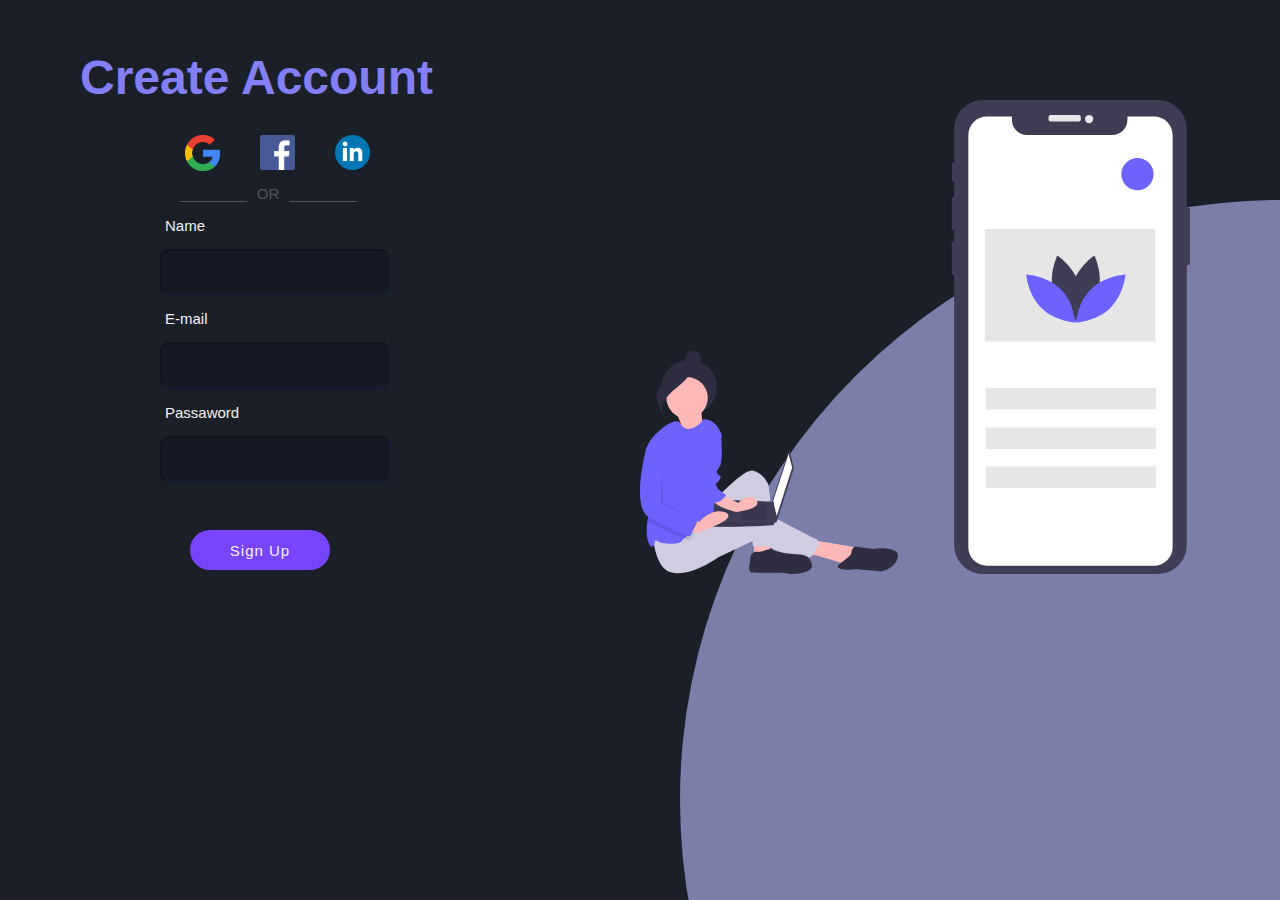
<file: index.html>
<!DOCTYPE html>
<html lang="pt-br">
<head>
    <meta charset="UTF-8">
    <meta name="viewport" content="width=device-width, initial-scale=1.0">
    <link rel="stylesheet" href="style.css">
    <link rel="shortcut icon" href="favicon.ico" type="image/x-icon">
    <title>Layouts Responsivos</title>
</head>
<body>
    <div class="circle"></div>
    <div class="main">
        <main>
            <h1>Create Account</h1>
            <ul class="social">
                <li><img src="assets/google.png" alt="logo google"></li>
                <li><img src="assets/facebook.png" alt="logo facebook"></li>
                <li><img src="assets/linkedin.png" alt="logo linkedin"></li>
            </ul>
            <ul class="or">
                <li>________</li>
                <li>OR</li>
                <li>________</li>
            </ul>
            <div class="texto">
                <p>Name</p>
                <input type="text">
                <p>E-mail</p>
                <input type="email">
                <p>Passaword</p>
                <input type="text">
            </div>
        </main>
    </div>
    <a href="#">Sign Up</a><br>
    <img src="assets/mobile.svg" class="celular">
</body>
</html>
</file>
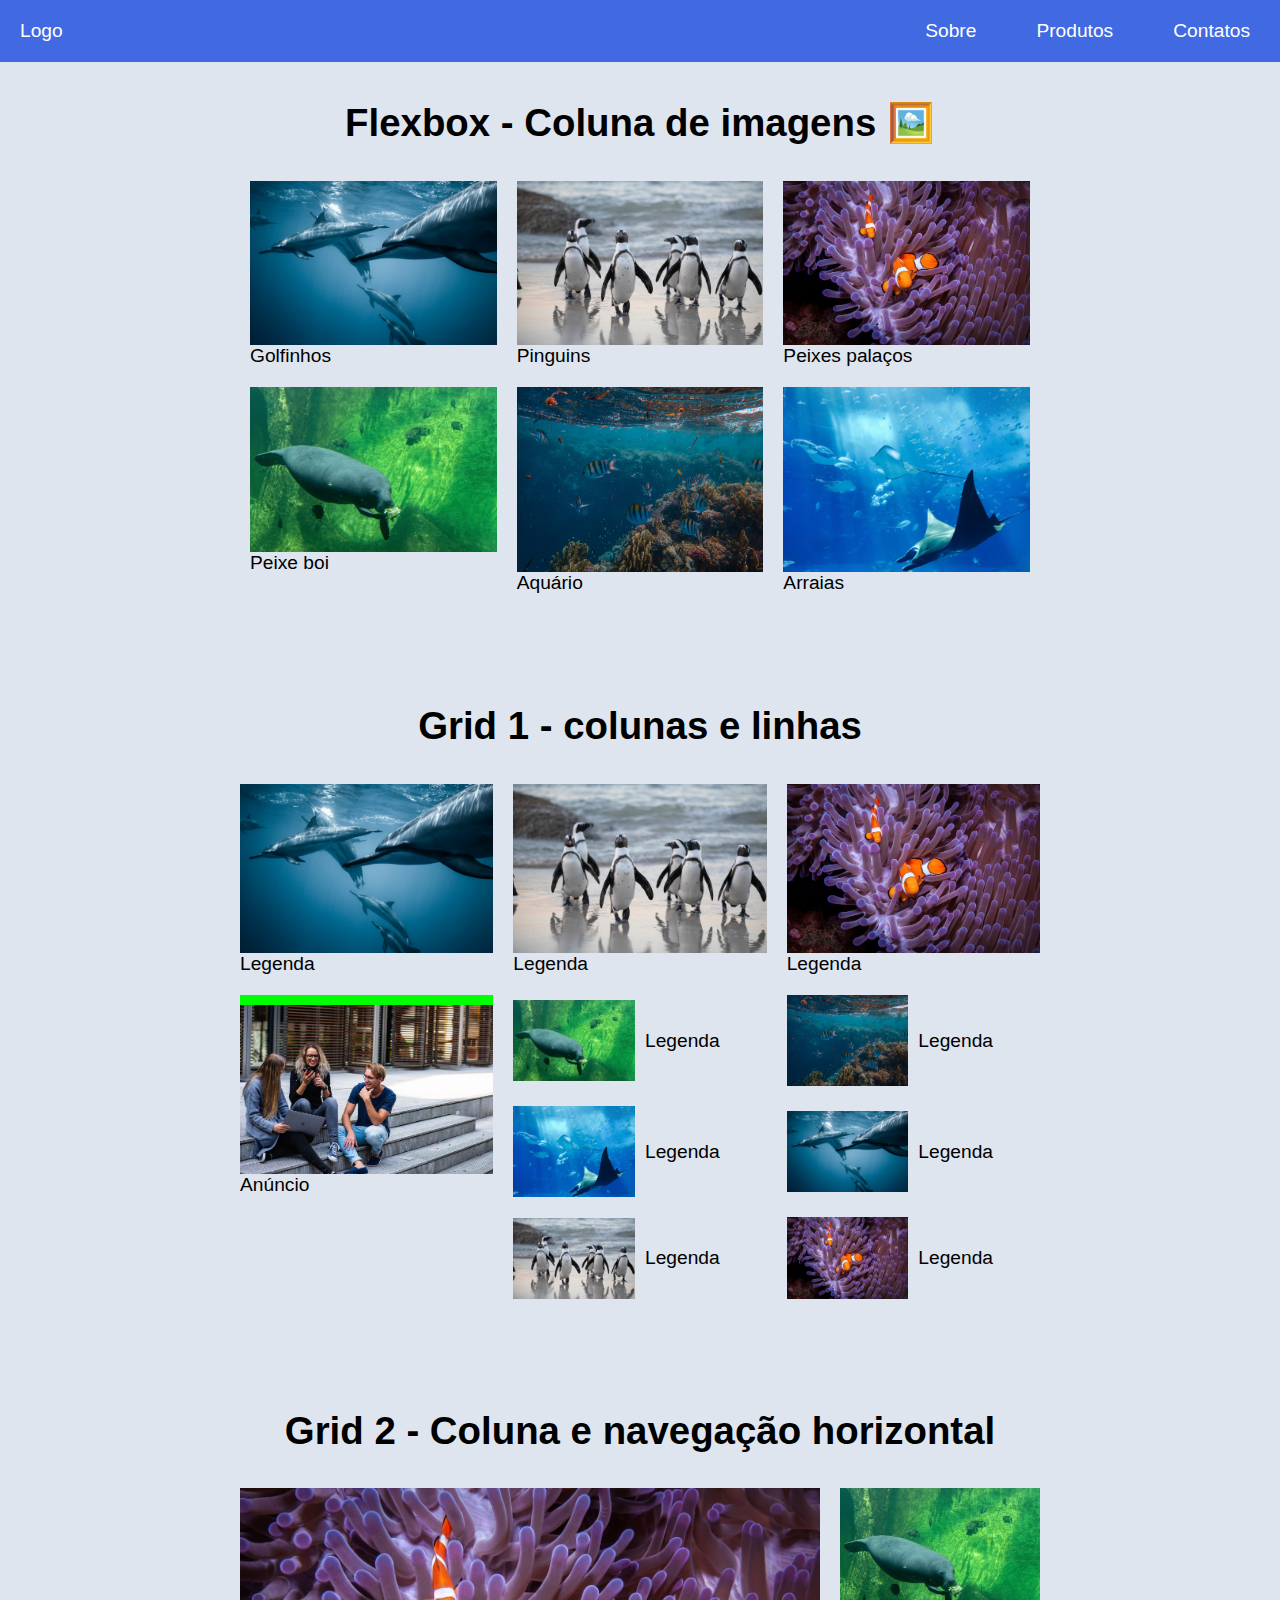
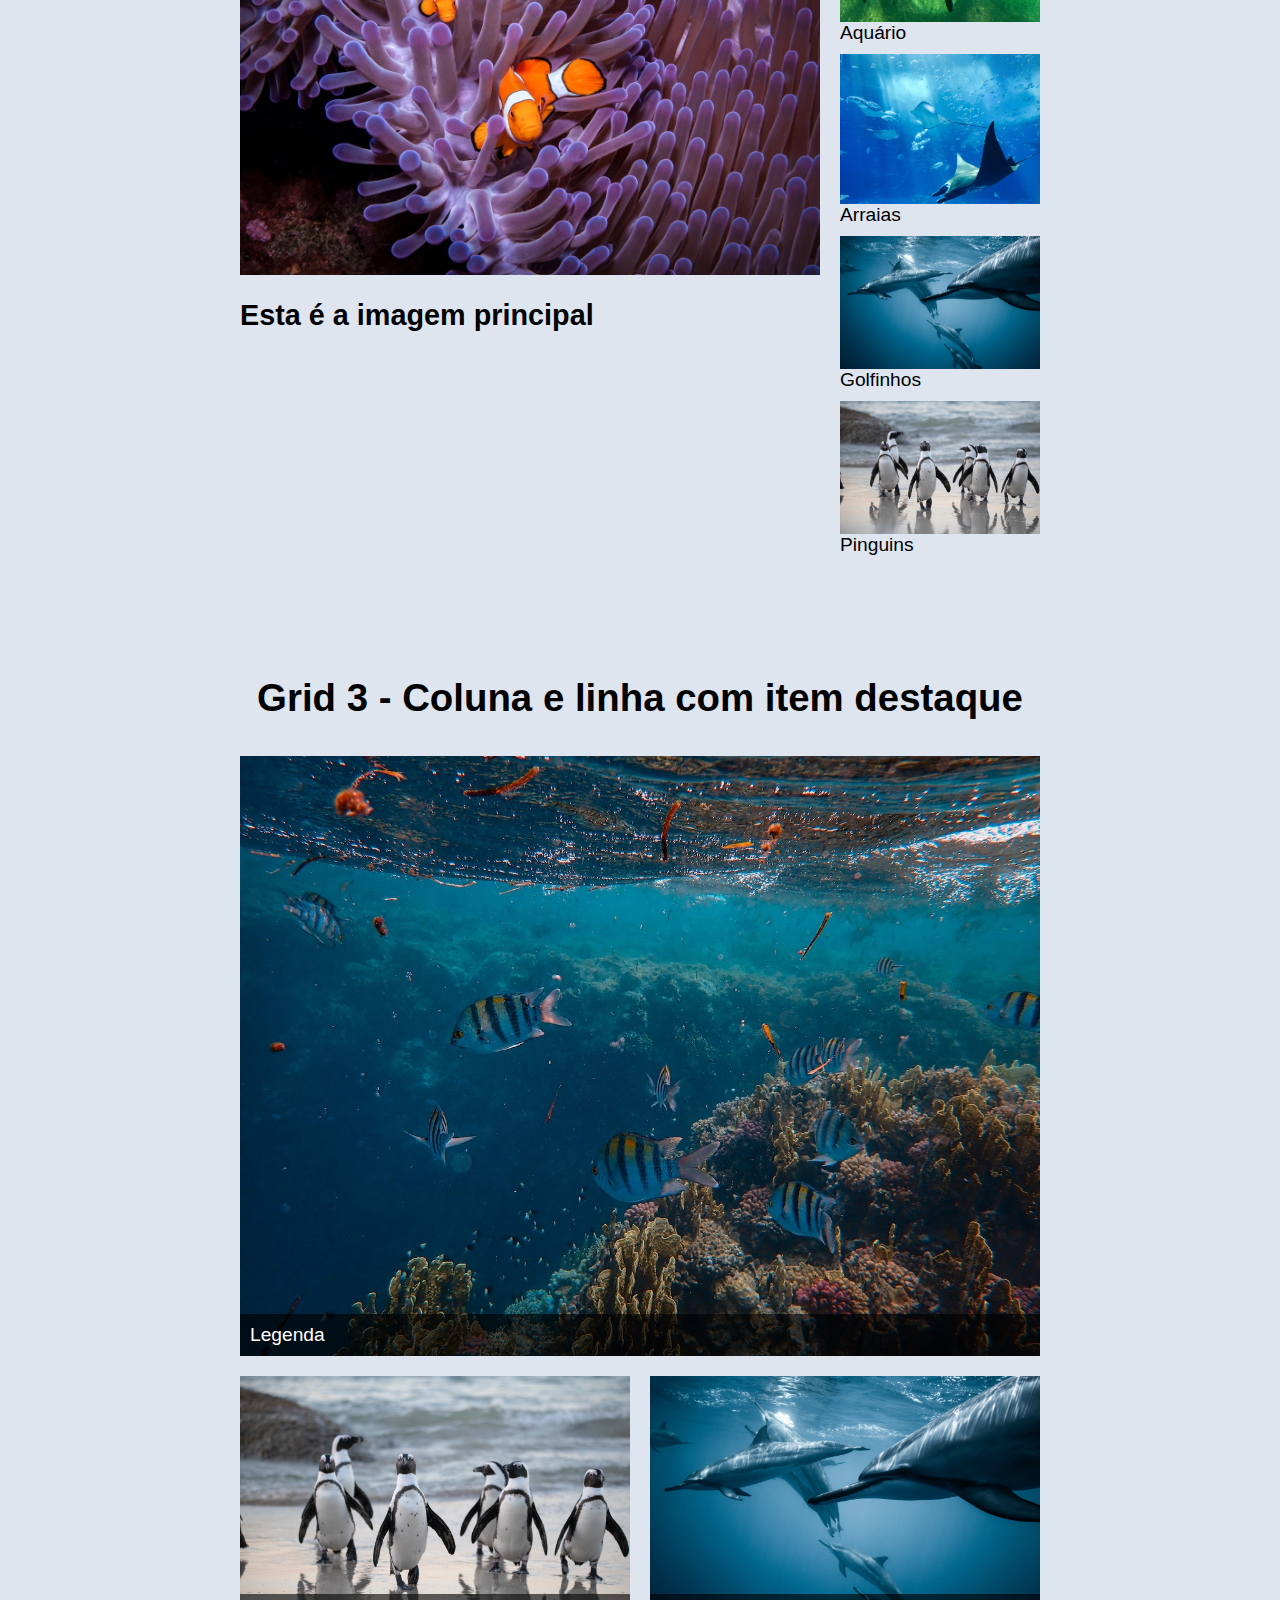
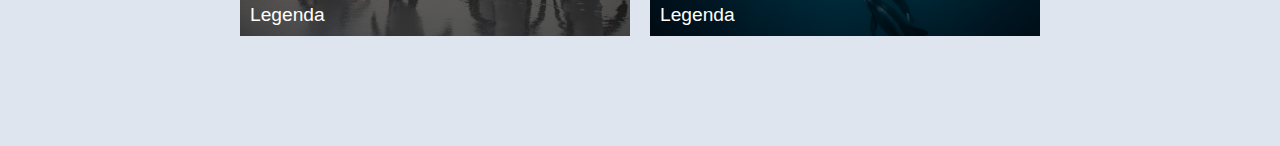
<file: Aquario/index.html>
<!DOCTYPE html>
<html lang="pt-br">
<head>
    <meta charset="UTF-8">
    <meta name="viewport" content="width=device-width, initial-scale=1.0">
    <link rel="stylesheet" href="style.css">
    <link rel="shortcut icon" href="assets/aquario2.jpg" type="image/x-icon">
    <title>Aquário 🦈</title>
</head>
<body>
    <!-- Tag semântica para cabeçalho 'header' -->
    <header class="menu">
        <a href="#">Logo</a>
        <nav>
            <ul class="lista">
                <li><a href="#">Sobre</a></li>
                <li><a href="#">Produtos</a></li>
                <li><a href="#">Contatos</a></li>
            </ul>
        </nav>
    </header>

    <!-- primeira parte -->
    <h1>Flexbox - Coluna de imagens 🖼️</h1>
    <section class="flex">
        <div>
            <img src="assets/aquario1.jpg" alt="">
            <p>Golfinhos</p>
        </div>
        <div>
            <img src="assets/aquario2.jpg" alt="">
            <p>Pinguins</p>
        </div>
        <div>
            <img src="assets/aquario3.jpg" alt="">
            <p>Peixes palaços</p>
        </div>
        <div>
            <img src="assets/aquario4.jpg" alt="">
            <p>Peixe boi</p>
        </div>
        <div>
            <img src="assets/aquario5.jpg" alt="">
            <p>Aquário</p>
        </div>
        <div>
            <img src="assets/aquario6.jpg" alt="">
            <p>Arraias</p>
        </div>
    </section>

    <h1>Grid 1 - colunas e linhas</h1>

    <section class="grid1">
      <div>
        <img src="assets/aquario1.jpg">
        <p>Legenda</p>
      </div>
      <div>
        <img src="assets/aquario2.jpg">
        <p>Legenda</p>
      </div>
      <div>
        <img src="assets/aquario3.jpg">
        <p>Legenda</p>
      </div>
      <div>
        <img src="assets/aquario4.jpg">
        <p>Legenda</p>
      </div>
      <div>
        <img src="assets/aquario5.jpg">
        <p>Legenda</p>
      </div>
      <div>
        <img src="assets/aquario6.jpg">
        <p>Legenda</p>
      </div>
      <div>
        <img src="assets/aquario1.jpg">
        <p>Legenda</p>
      </div>
      <div>
        <img src="assets/aquario2.jpg">
        <p>Legenda</p>
      </div>
      <div>
        <img src="assets/aquario3.jpg">
        <p>Legenda</p>
      </div>
      <div class="anuncio">
        <img src="assets/anuncio.jpg">
        <p>Anúncio</p>
      </div>
    </section>

    <h1>Grid 2 - Coluna e navegação horizontal</h1>

    <section class="grid2">
      <div class="principal">
        <img src="assets/aquario3.jpg">
        <h2>Esta é a imagem principal</h2>
      </div>
      <div class="sidebar">
        <div>
          <img src="assets/aquario4.jpg">
          <p>Aquário</p>
        </div>
        <div>
          <img src="assets/aquario6.jpg">
          <p>Arraias</p>
        </div>
        <div>
          <img src="assets/aquario1.jpg">
          <p>Golfinhos</p>
        </div>
        <div>
          <img src="assets/aquario2.jpg">
          <p>Pinguins</p>
        </div>
      </div>
    </section>

    <h1>Grid 3 - Coluna e linha com item destaque</h1>

    <section class="grid3">
      <div class="grid3-item">
        <img src="assets/aquario5.jpg">
        <p>Legenda</p>
      </div>
      <div class="grid3-item">
        <img src="assets/aquario2.jpg">
        <p>Legenda</p>
      </div>
      <div class="grid3-item">
        <img src="assets/aquario1.jpg">
        <p>Legenda</p>
      </div>
      
    </section>
</body>
</html>
</file>
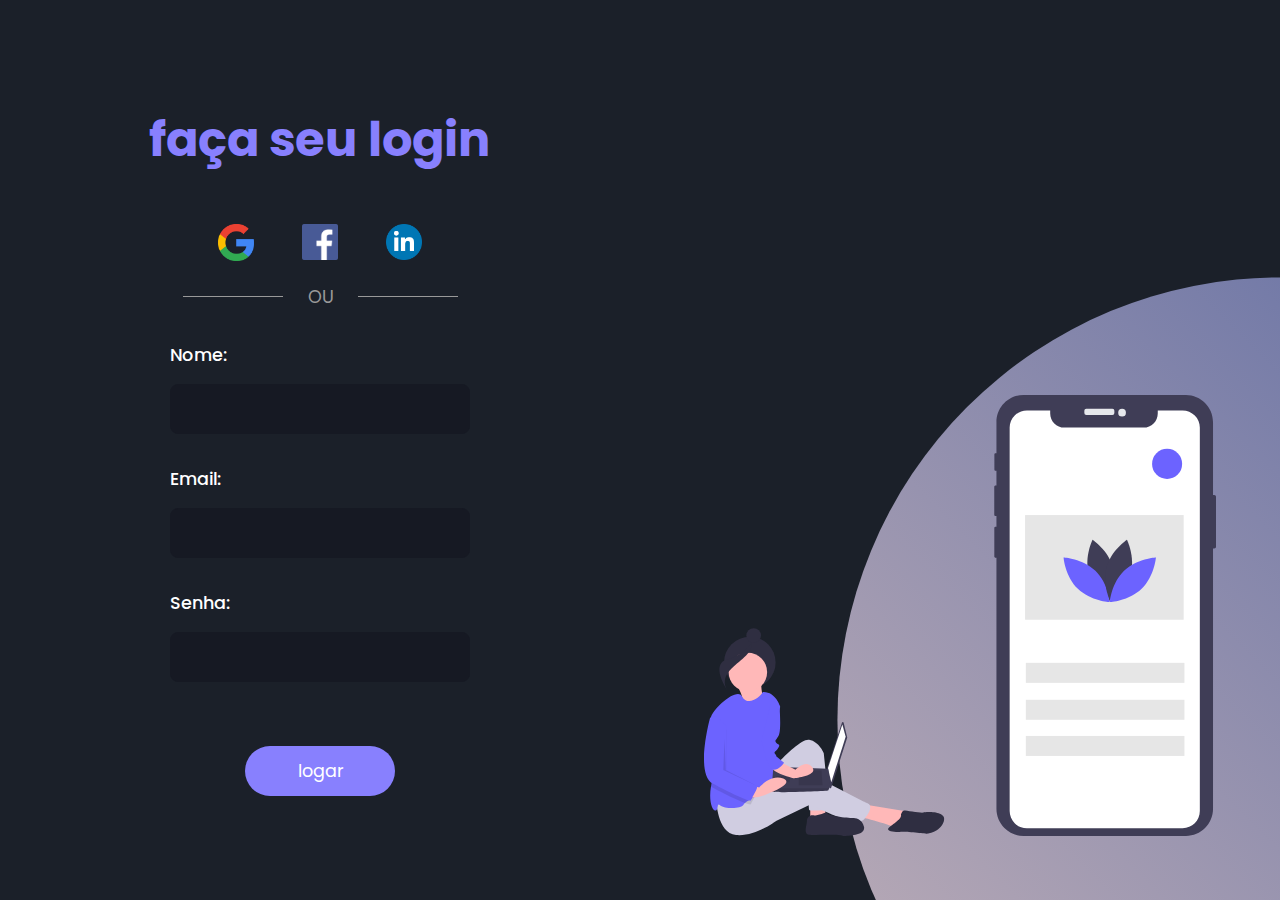
<file: Tela de login/index.html>
<!DOCTYPE html>
<html lang="pt-br">
<head>
    <meta charset="UTF-8">
    <meta name="viewport" content="width=device-width, initial-scale=1.0">
    <link rel="stylesheet" href="style.css">
    <title>Página de login</title>
</head>
<body>
    
    <!-- TAG principal -->
    <main>
        <h1>faça seu login</h1>

        <!-- link das redes sociais -->
        <div class="sociais">
            <a href="https://www.google.com.br/" target="_blank">
                <img src="assets/google.png" alt="google">
            </a>
            <a href="https://pt-br.facebook.com" target="_blank">
                <img src="assets/facebook.png" alt="facebook">
            </a>
            <a href="https://www.linkedin.com.br/" target="_blank">
                <img src="assets/linkedin.png" alt="linkedin">
            </a>
        </div>

        <!-- login alternativo -->
        <div class="alternative">
            <span>OU</span>
        </div>

        <!-- formulario login -->
        <form action="">
            <label for="name">
                <span>Nome:</span>
                <input type="text" name="name" id="name">
            </label>

            <label for="email">
                <span>Email:</span>
                <input type="email" name="emial" id="email">
            </label>

            <label for="password">
                <span>Senha:</span>
                <input type="password" name="senha" id="password">
            </label>

            <input type="submit" value="logar">
        </form>
    </main>
    
    <section class="imagem">
        <!-- imagem lateral -->
        <img src="assets/mobile.svg" alt="imagemdecorativa">
        <div class="circle"></div>
    </section>
</body>
</html>
</file>
<file: style.css>
*{
    margin: 0;
    padding: 0;
    box-sizing: border-box;
    font-family: Verdana, Geneva, Tahoma, sans-serif;
}
html{
    --corPrimaria: rgba(26,31,40,1);

    --corSecundaria: rgba(131,127,248,1);

    --corTerciaria: rgba(122,126,169,1);
    --branco: #f2f2f2;
    background-color: var(--corPrimaria);
}
.main{
    width: 500px;
    height: 450px;
}
main h1{
    color:var(--corSecundaria);
    font-size: 3.0em;
    font-weight: 900;
    position: relative;
    left: 80px;
    top: 50px;
}
main .or{
    display: flex;
    flex-direction: row;
    list-style: none;
}
main .or li{
    padding: 0 5px;
    color: rgba(81, 84, 92, 1);
    align-items: center;
    position: relative;
    top: 50px;
    left: 175px;
    font-size: 15px;
}
main .social{
    display: flex;
    flex-direction: row;
    list-style: none;
    position: relative;
    top: 60px;
    left: 165px;
}
main .social img{
    width: 75px;
    padding: 20px;
    cursor: pointer;
}
p{
    color: var(--branco);
    padding: 15px;
}
input{
    background-color: rgba(22, 24, 36, 1);
    border-color: rgba(3, 10, 25, 0.2);
    height: 3.5em;
    border-radius: 9px;
}
main .texto p{
    position: relative;
    top: 50px;
    left: 150px;
    font-size: 15px;
}
main .texto input{
    position: relative;
    left: 160px;
    top: 50px;
    width: 230px;
    color: var(--branco);
}
a{
    display: flex;
    align-items: center;
    justify-content: center;
    position: relative;
    text-align: center;
    font-size: 15px;
    width: 140px;
    height: 40px;
    top: 80px;
    left: 190px;
    text-decoration: none;
    background-color: rgba(120, 69, 255, 1);
    color: var(--branco);
    padding: 8px 20px;
    border-radius: 40px;
    font-weight: 500;
    letter-spacing: 1px;
}
a:hover{
    background-color: var(--corSecundaria);
    color: #000;
}
.celular{
    position: absolute;
    top: 100px;
    left: 50%;
    width: 550px;
}
.circle{
    position: absolute;
    top: 0;
    left: 0;
    width: 100%;
    height:100%;
    background: var(--corTerciaria);

    /* tamanho --> lado --> posição */
    clip-path: circle(600px at right 800px);
}
/* responsividade */
@media (max-width: 992px){
    .celular{
        display: none;
    }
    .circle{
        display: none;
    }
    main h1{
        font-size: 1.8em;
        top: 60px;
        left: 50px;
    }
    main .social{
        left: 70px;
        top: 60px;
    }
    main .social img{
        width: 65px;
    }
    main .or li{
        left: 65px;
        top: 50px;
        font-size: 15px;
    }
    main .texto input{
        width: 220px;
        height: 2.5em;
        left: 60px;
        top: 60px;
    }
    main .texto p{
        left: 55px;
        top: 60px;
        font-size: 10px;
        padding: 10px;
    }
    a{
        left: 120px;
        top: -40px;
        width: 100px;
        font-size: 10px;
    }
}
</file>
<file: Tela de login/style.css>
@import url('https://fonts.googleapis.com/css2?family=Poppins:ital,wght@0,100;0,200;0,300;0,400;0,500;0,600;0,700;0,800;0,900;1,100;1,200;1,300;1,400;1,500;1,600;1,700;1,800;1,900&display=swap');

/* reset das configurações padrões */
*{
    margin: 0;
    padding: 0;
    border: 0;
    box-sizing: border-box;
    font-family: "Poppins", sans-serif;
}

/* cor do fundo e cor da fonte */
body{
    background-color: #1B2029;
    color: #fff;
    font-weight: 500;
    display: flex;
    min-height: 100vh;
    min-width: 100vw;
}

/* limitando a parte 'principal' */
main{
    width: 50vw;
    display: flex;
    flex-direction: column;
    align-items: center;
    justify-content: center;
}

main h1{
    color: #8880fe;
    font-size: 3rem;
    margin-bottom: 3rem;
    text-align: center;
}

/* ajustando os logos das redes sociais */
main .sociais img{
    width: 36px;
    margin-left: 3rem;
}

/* retirar o 'underline' dos links */
main .sociais a{
    text-decoration: none;
}

main .sociais{
    display: flex;
    align-content: center;
}

main .sociais a:first-child img{
    margin-left: 0;
}

/* editando o 'OU' */
main .alternative{
    margin-top: 1rem;
}

main .alternative span{
    color:#999999;
    font-size: 1.1rem;
    font-weight: 400;
    position: relative;
}

main .alternative span::before,
main .alternative span::after{
    position: absolute;
    content: '';
    height: 1px;
    width: 100px;
    bottom: 50%;
    right: 50px;
    background: #999999;
}
main .alternative span::after{
    left: 50px;
}

/* main form */
main form{
    display: flex;
    flex-direction: column;
    align-items: center;
}

main form label{
    display: flex;
    flex-direction: column;
}

main form label span{
    font-size: 1.1rem;
    margin-top: 2rem;
}

main form input{
    background-color: #161923;
    width: 300px;
    height: 50px;
    padding: 0 0.5rem;
    margin-top: 1rem;
    outline: none;
    color: #999999;
    font-size: 1rem;
    border: 1px solid #161923;
    border-radius: 8px;
}

/* estilizamdo o botão */
main form input[type="submit"]{
    cursor: pointer;
    width: 50%;
    margin-top: 4rem;
    border: none;
    border-radius: 32px;
    background: #8880fe;
    color: #fff;
    font-size: 1.1rem;
    transform: all .3s ease-in-out;
}

main form input[type="submit"]:hover{
    background-color: #5d57af;
}

/* Edição de imagem lateral */
section.imagem{
    width: 50vw;
    display: flex;
    align-items: flex-end;
    justify-content: flex-end;
    padding: 4rem;
}

section.imagem img{
    width: 100%;
}

/* criar o círculo atrás da imagem */
section.imagem .circle{
    position: absolute;
    height: 100%;
    width: 100%;
    top: 0;
    left: 0;
    background: linear-gradient(45deg, #e8cbc0, #636fa4);
    clip-path: circle(40% at right 80%);
    z-index: -1;
}

/* Resposividade de acordo com o tamanho da tela */
@media only screen and (min-width: 900px) and (max-width:1200px){
    section.imagem img{
        width: 110%;
    }
    section.imagem .circle{
        clip-path: circle(35% at right 80%);
    }
}
@media only screen and (max-width:900px){
    section.imagem{
        display: none;
        visibility: hidden;
    }
    main{
        width: 100vw;
    }
}
@media only screen and (max-width: 450px){
    main h1{
        font-size: 2rem;
    }
    main .alternative span{
        font-size: 0.8rem;
    }
    main form label span,
    main form input[type="submit"]{
        font-size: 1rem;
    }
}
</file>
<file: Aquario/style.css>
/* reset das configurações */
body, ul, li, p{
    margin: 0;
    padding: 0;
    list-style: none;
    font-size: 1.2rem;
    font-family: Verdana, Geneva, Tahoma, sans-serif;
}

body{
    margin-bottom: 100px;
    background-color: #dee5ef;
}
/* retirar sublinhado dos links */
header a{
    text-decoration: none;
    color: #fff;
}
header a:hover{
    background-color: #8cb9f8;
    border-radius: 5px;
    padding: 7px;
}
header{
    background: #4169e1;
    display: flex;
    flex-wrap: wrap;
    justify-content: space-between;
    padding: 20px;
    /* alinha no centro vertical */
    align-items: center;
    position: fixed;
    top: 0;
    width: 100%;
}
.lista{
    display: flex;
}
.lista li{
    margin-left: 10px;
    margin-right: 50px;
}

h1{
    margin-top: 100px;
    text-align: center;
}

img{
    max-width: 100%;
    display: block;
}

/* flexbox 1 */
.flex{
    /* itens lado a lado*/
    display: flex;
    /* quebra linha */
    flex-wrap: wrap;
    /* limitar tamanho do conainer */
    max-width: 800px;
    /* alinhar o container para o centro da tela */
    margin: 0 auto;
}

.flex > div{
    /* limita em 200px */
    flex: 1 1 200px;
    /* gap emtre os itens */
    margin: 10px;
}

/* GRID 1 */

.grid1 {
    /* altera o tipo de display */
    display: grid;
    /* repete 3x a coluna 'fração' (30%) */
    grid-template-columns: repeat(3, 1fr);
    /* limita o tamanho do container */
    max-width: 800px;
    padding: 10px;
    /* alinha o container ao centro caso a tela seja maior que 800px */
    margin: 0 auto;
    /* gap entre itens */
    grid-gap: 20px;
}

/* 'filhos' dentro da div, a partir do 4º item */
.grid1 > div:nth-child(n + 4) {
    /* inicia outra grade */
    display: grid;
    /* limita em duas fraçoes */
    grid-template-columns: 1fr 1fr;
    grid-gap: 10px;
    /* alinha o texto com a imagem */
    align-items: center;
}
  
.grid1 > div.anuncio {
    /* prende o item na coluna 1 */
    grid-column: 1;
    /* o item ocupa da linha 2 até a linha 5 */
    grid-row: 2 / 5;
    border-top: 10px solid #00ff00;
    /* volta ao tamanho da imagem */
    display: block;
}
  
/* todos os itens que estiverem abaixo de 600px */
@media (max-width: 600px) {
    .grid1 {
        /* passa a ter duas colunas */
        grid-template-columns: repeat(2, 1fr);
    }
    .grid1 > div:nth-child(n + 4) {
        /* volta a disposição dos itens ao convencional, no mobile */
        display: block;
    }
    .grid1 > div.anuncio {
        /* volta o anuncio pra coluna e linha convencional */
        grid-column: auto;
        grid-row: auto;
        /* define como primeiro item a aparecer */
        order: -1;
    }
}

/* Grid 2 - Colunas e navegação horizontal */

.grid2 {
    /* altera o tipo de display */
    display: grid;
    /* coluna lateral fixada em 200px */
    grid-template-columns: 1fr 200px;
    grid-gap: 20px;
    /* limita o tamanho do container */
    max-width: 800px;
    /* margem */
    padding: 10px;
    /* alinha o container ao centro caso a tela seja maior que 800px */
    margin: 0 auto;
}
  
.sidebar > div {
    margin-bottom: 10px;
}
  
@media (max-width: 600px) {
    .grid2 {
    /* coloca tudo em uma coluna */
      grid-template-columns: 1fr;
    }
    .sidebar {
        /* deixa os itens lado a lado */
      display: flex;
      /* insere a navegação nas imagens */
      overflow: scroll;
    }
    .sidebar > div {
        /* não diminui o valor dos itens, mantem 200px */
      flex: 1 0 200px;
      margin: 0 10px;
    }
}

/* GRID 3 - coluna  */

.grid3 {
    /* altera o tipo de display */
    display: grid;
    /* divide duas colunas */
    grid-template-columns: repeat(2, 1fr);
    grid-gap: 20px;
    /* centraliza o container */
    margin: 0 auto;
    /* limita o container */
    max-width: 800px;
    /* borda de preenchimento */
    padding: 10px;
}
  
.grid3-item:nth-child(1) {
    /* ocupa da linha 1 até a 3 */
    grid-column: 1 / 3;
    /* height: 45vh;
    order: -1; */
    
}

.grid3-item {
    display: grid;
}
  
.grid3-item img {
    grid-column: 1;
    /* a imagem ocupa da linha 1 até a linha 3 */
    grid-row: 1/3;
    align-self: end;
}
  
.grid3-item p {
    background: rgba(0, 0, 0, 0.6);
    padding: 10px;
    color: white;
    grid-column: 1;
    /* o texto ocupa a linha 2 */
    grid-row: 2;
    /* para o texto acompanhar a borda da imagem */
    align-self: end;
}
</file>
